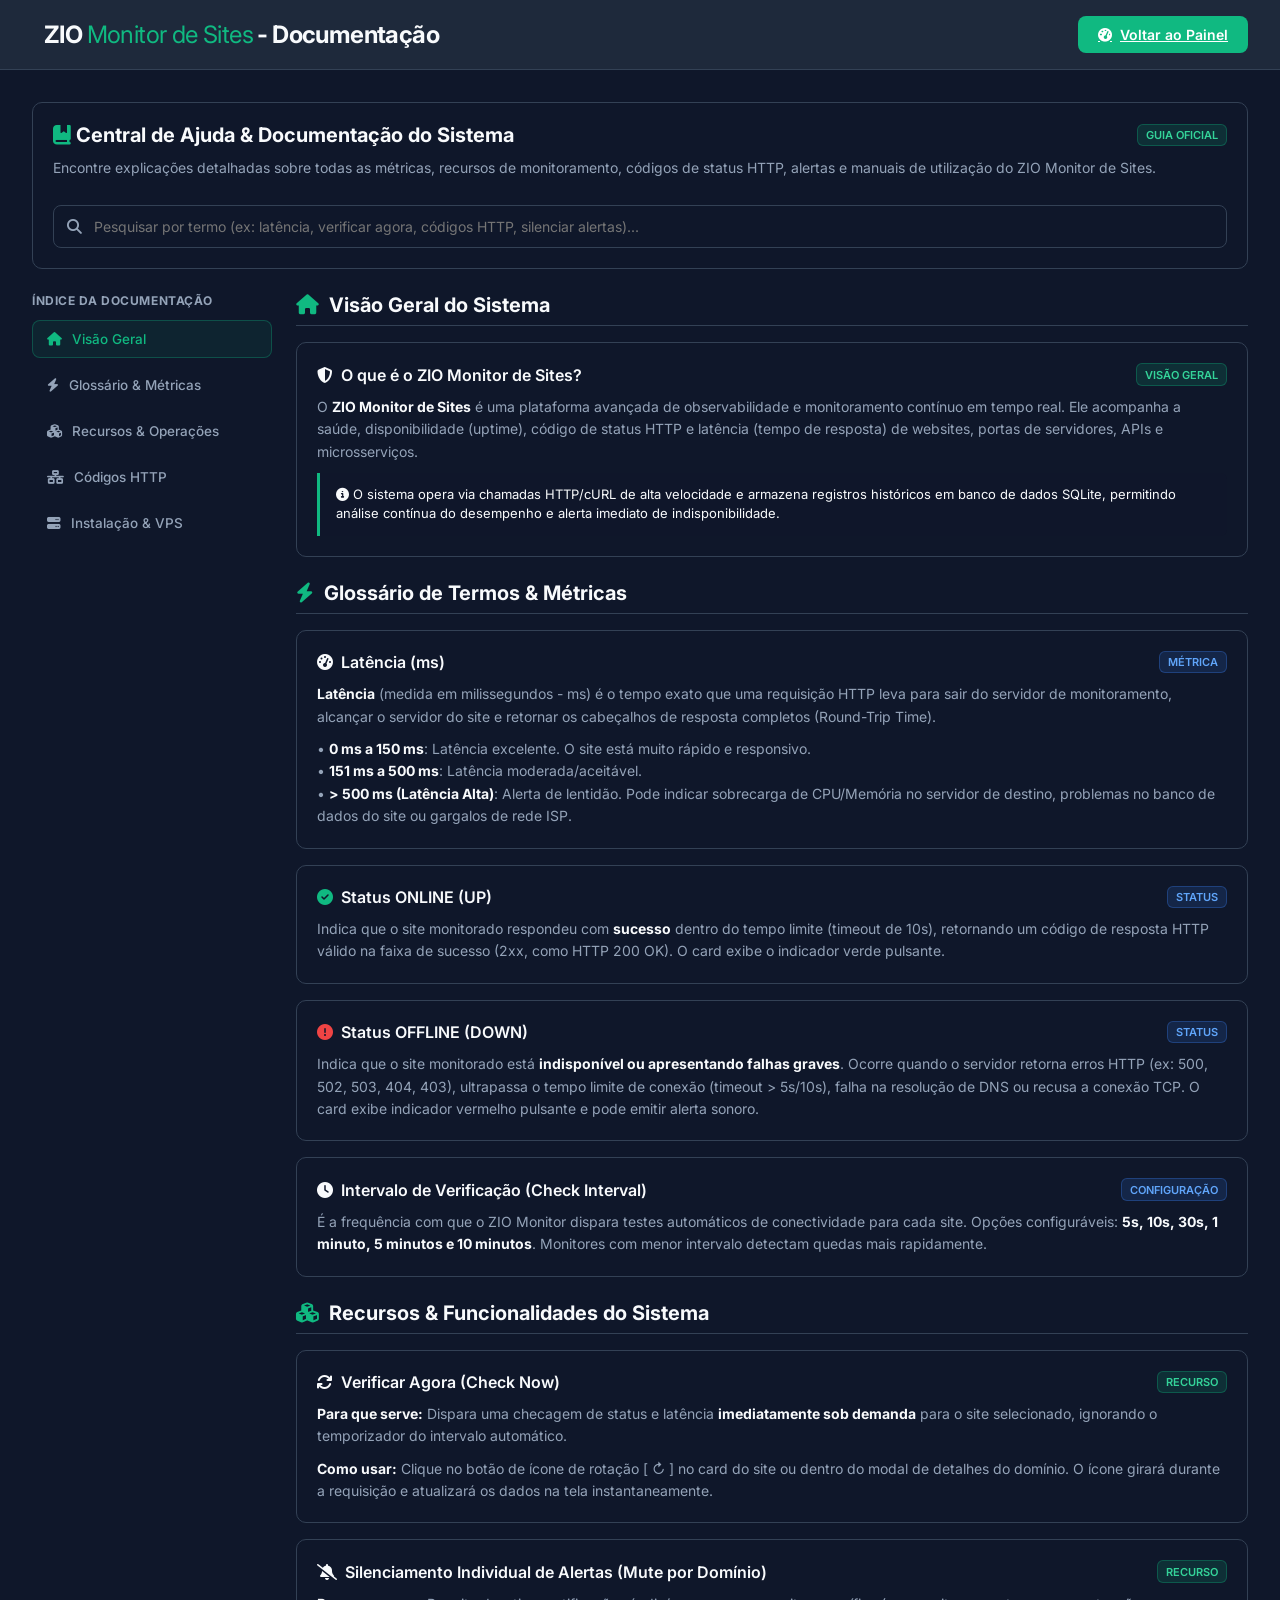
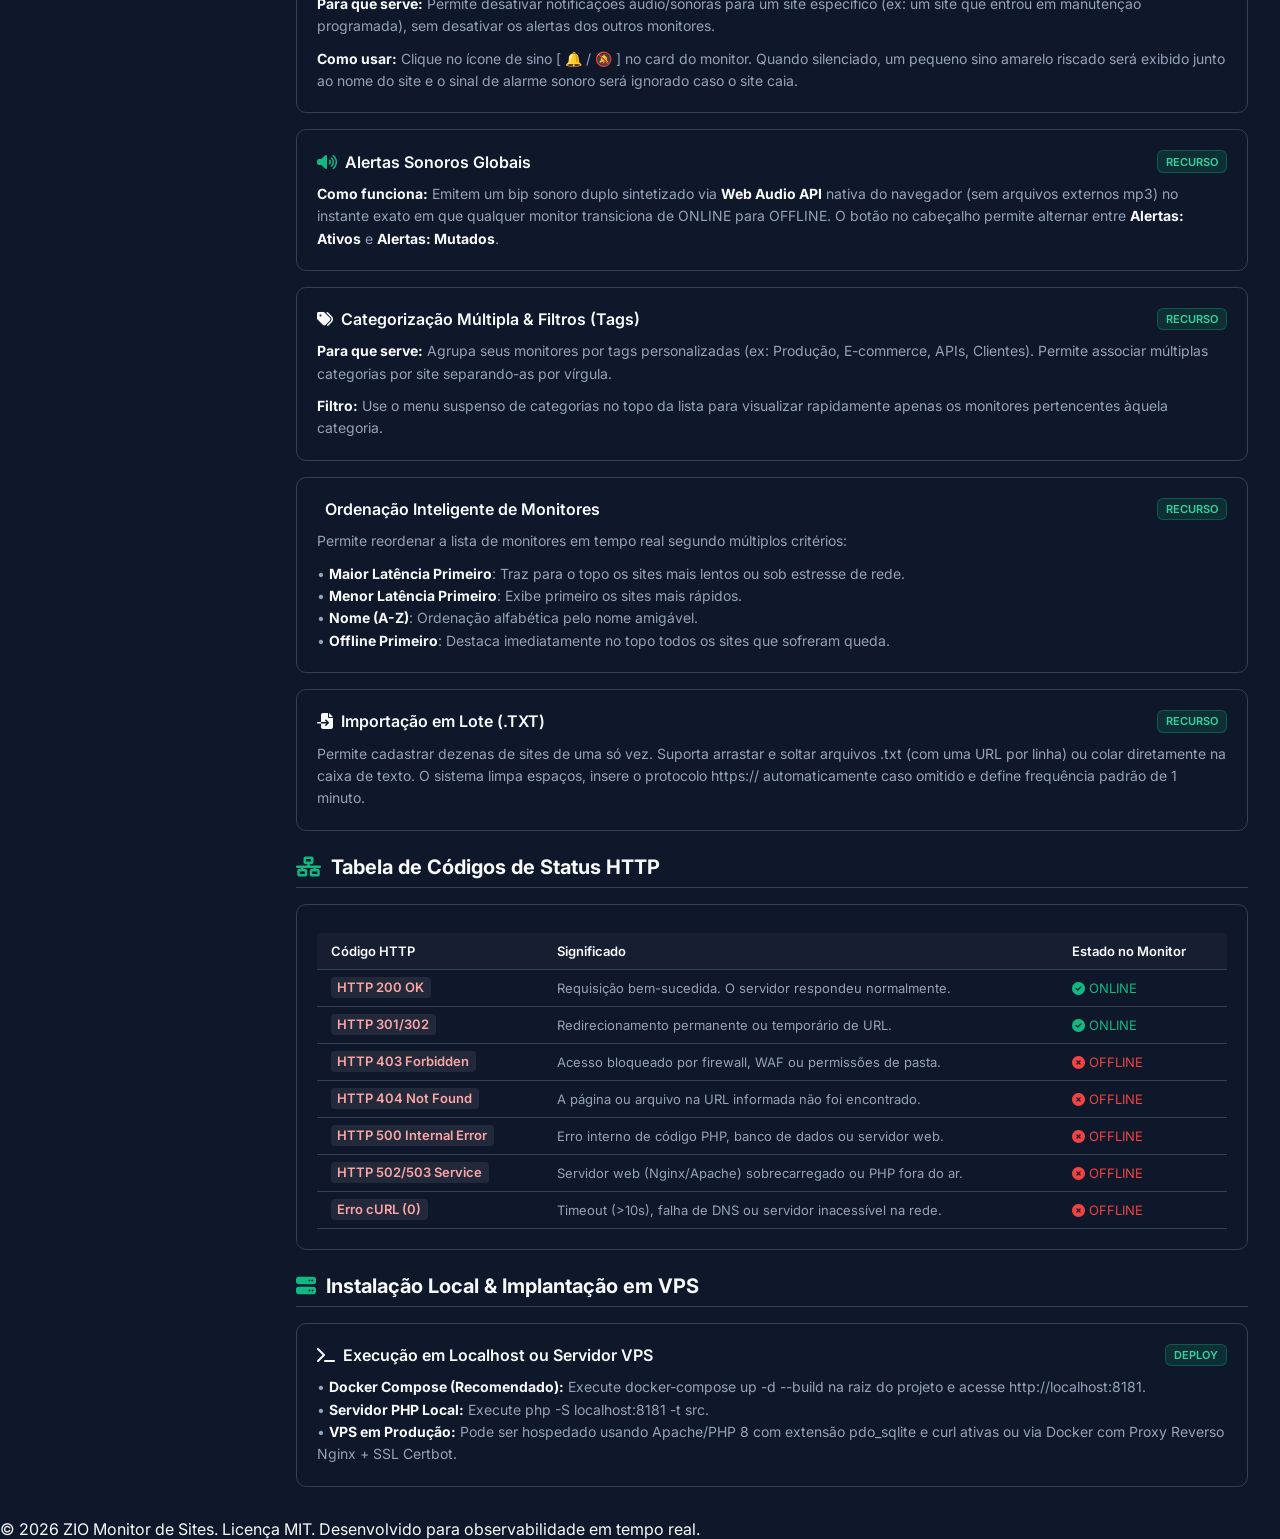
<file: src/docs.html>
<!DOCTYPE html>
<html lang="pt-BR">
<head>
    <meta charset="UTF-8">
    <meta name="viewport" content="width=device-width, initial-scale=1.0">
    <title>Documentação | ZIO Monitor de Sites</title>
    <!-- Google Fonts (Inter) -->
    <link rel="preconnect" href="https://fonts.googleapis.com">
    <link rel="preconnect" href="https://fonts.gstatic.com" crossorigin>
    <link href="https://fonts.googleapis.com/css2?family=Inter:wght@300;400;500;600;700&display=swap" rel="stylesheet">
    <!-- Font Awesome para Ícones -->
    <link rel="stylesheet" href="https://cdnjs.cloudflare.com/ajax/libs/font-awesome/6.4.0/css/all.min.css">
    <!-- CSS Customizado -->
    <link rel="stylesheet" href="assets/style.css">
</head>
<body>
    <header class="navbar">
        <div class="nav-container">
            <div class="logo">
                <i class="fa-solid fa-server-pulse logo-icon"></i>
                <h1>ZIO <span>Monitor de Sites</span> - Documentação</h1>
            </div>
            <div class="nav-actions">
                <a href="index.html" class="btn btn-primary">
                    <i class="fa-solid fa-gauge-high"></i> Voltar ao Painel
                </a>
            </div>
        </div>
    </header>

    <main class="dashboard-container">
        <div class="doc-card" style="margin-bottom: 1.5rem;">
            <div class="doc-card-header">
                <h2 style="font-size: 1.25rem; font-weight: 700;"><i class="fa-solid fa-book-bookmark text-green"></i> Central de Ajuda & Documentação do Sistema</h2>
                <span class="doc-badge badge-feature">Guia Oficial</span>
            </div>
            <p class="doc-card-text">
                Encontre explicações detalhadas sobre todas as métricas, recursos de monitoramento, códigos de status HTTP, alertas e manuais de utilização do ZIO Monitor de Sites.
            </p>

            <!-- Barra de Busca em Tempo Real -->
            <div class="docs-search-group" style="margin-top: 1rem;">
                <i class="fa-solid fa-magnifying-glass docs-search-icon"></i>
                <input type="text" id="standalone-search-input" class="docs-search-input" placeholder="Pesquisar por termo (ex: latência, verificar agora, códigos HTTP, silenciar alertas)..." autocomplete="off">
            </div>
        </div>

        <div class="docs-layout" style="max-height: none; overflow: visible;">
            <!-- Sidebar de Navegação Rápida -->
            <nav class="docs-sidebar">
                <span class="docs-sidebar-title">Índice da Documentação</span>
                <a href="#doc-overview" class="docs-nav-link active"><i class="fa-solid fa-house"></i> Visão Geral</a>
                <a href="#doc-concepts" class="docs-nav-link"><i class="fa-solid fa-bolt"></i> Glossário & Métricas</a>
                <a href="#doc-features" class="docs-nav-link"><i class="fa-solid fa-cubes"></i> Recursos & Operações</a>
                <a href="#doc-http" class="docs-nav-link"><i class="fa-solid fa-network-wired"></i> Códigos HTTP</a>
                <a href="#doc-install" class="docs-nav-link"><i class="fa-solid fa-server"></i> Instalação & VPS</a>
            </nav>

            <!-- Conteúdo Principal -->
            <div class="docs-content-body" id="standalone-docs-content">
                <!-- Seção 1: Visão Geral -->
                <section id="doc-overview" class="docs-section">
                    <h3 class="docs-section-title"><i class="fa-solid fa-house"></i> Visão Geral do Sistema</h3>
                    <div class="doc-card" data-keywords="visao geral sistema uptime observabilidade tempo real dashboard">
                        <div class="doc-card-header">
                            <h4 class="doc-card-title"><i class="fa-solid fa-shield-halved"></i> O que é o ZIO Monitor de Sites?</h4>
                            <span class="doc-badge badge-feature">Visão Geral</span>
                        </div>
                        <p class="doc-card-text">
                            O <strong>ZIO Monitor de Sites</strong> é uma plataforma avançada de observabilidade e monitoramento contínuo em tempo real. Ele acompanha a saúde, disponibilidade (uptime), código de status HTTP e latência (tempo de resposta) de websites, portas de servidores, APIs e microsserviços.
                        </p>
                        <div class="doc-highlight">
                            <i class="fa-solid fa-circle-info"></i> O sistema opera via chamadas HTTP/cURL de alta velocidade e armazena registros históricos em banco de dados SQLite, permitindo análise contínua do desempenho e alerta imediato de indisponibilidade.
                        </div>
                    </div>
                </section>

                <!-- Seção 2: Glossário & Métricas -->
                <section id="doc-concepts" class="docs-section">
                    <h3 class="docs-section-title"><i class="fa-solid fa-bolt"></i> Glossário de Termos & Métricas</h3>
                    
                    <div class="doc-card" data-keywords="latencia milissegundos tempo de resposta ms velocidade ping conexao curl">
                        <div class="doc-card-header">
                            <h4 class="doc-card-title"><i class="fa-solid fa-gauge-high text-yellow"></i> Latência (ms)</h4>
                            <span class="doc-badge badge-concept">Métrica</span>
                        </div>
                        <p class="doc-card-text">
                            <strong>Latência</strong> (medida em milissegundos - <code>ms</code>) é o tempo exato que uma requisição HTTP leva para sair do servidor de monitoramento, alcançar o servidor do site e retornar os cabeçalhos de resposta completos (Round-Trip Time).
                        </p>
                        <p class="doc-card-text">
                            • <strong>0 ms a 150 ms</strong>: Latência excelente. O site está muito rápido e responsivo.<br>
                            • <strong>151 ms a 500 ms</strong>: Latência moderada/aceitável.<br>
                            • <strong>> 500 ms (Latência Alta)</strong>: Alerta de lentidão. Pode indicar sobrecarga de CPU/Memória no servidor de destino, problemas no banco de dados do site ou gargalos de rede ISP.
                        </p>
                    </div>

                    <div class="doc-card" data-keywords="status online up verde disponibilidade funcionamento ok 200">
                        <div class="doc-card-header">
                            <h4 class="doc-card-title"><i class="fa-solid fa-circle-check text-green"></i> Status ONLINE (UP)</h4>
                            <span class="doc-badge badge-concept">Status</span>
                        </div>
                        <p class="doc-card-text">
                            Indica que o site monitorado respondeu com <strong>sucesso</strong> dentro do tempo limite (timeout de 10s), retornando um código de resposta HTTP válido na faixa de sucesso (2xx, como HTTP 200 OK). O card exibe o indicador verde pulsante.
                        </p>
                    </div>

                    <div class="doc-card" data-keywords="status offline down vermelho queda erro timeout inoperante falha 500 404">
                        <div class="doc-card-header">
                            <h4 class="doc-card-title"><i class="fa-solid fa-circle-exclamation text-red"></i> Status OFFLINE (DOWN)</h4>
                            <span class="doc-badge badge-concept">Status</span>
                        </div>
                        <p class="doc-card-text">
                            Indica que o site monitorado está <strong>indisponível ou apresentando falhas graves</strong>. Ocorre quando o servidor retorna erros HTTP (ex: 500, 502, 503, 404, 403), ultrapassa o tempo limite de conexão (timeout > 5s/10s), falha na resolução de DNS ou recusa a conexão TCP. O card exibe indicador vermelho pulsante e pode emitir alerta sonoro.
                        </p>
                    </div>

                    <div class="doc-card" data-keywords="intervalo checagem frequencia segundos minutos verificacao automatica timer">
                        <div class="doc-card-header">
                            <h4 class="doc-card-title"><i class="fa-solid fa-clock"></i> Intervalo de Verificação (Check Interval)</h4>
                            <span class="doc-badge badge-concept">Configuração</span>
                        </div>
                        <p class="doc-card-text">
                            É a frequência com que o ZIO Monitor dispara testes automáticos de conectividade para cada site. Opções configuráveis: <strong>5s, 10s, 30s, 1 minuto, 5 minutos e 10 minutos</strong>. Monitores com menor intervalo detectam quedas mais rapidamente.
                        </p>
                    </div>
                </section>

                <!-- Seção 3: Recursos do Sistema -->
                <section id="doc-features" class="docs-section">
                    <h3 class="docs-section-title"><i class="fa-solid fa-cubes"></i> Recursos & Funcionalidades do Sistema</h3>

                    <div class="doc-card" data-keywords="verificar agora check now manual teste imediato sob demanda checagem instantanea">
                        <div class="doc-card-header">
                            <h4 class="doc-card-title"><i class="fa-solid fa-arrows-rotate text-blue"></i> Verificar Agora (Check Now)</h4>
                            <span class="doc-badge badge-feature">Recurso</span>
                        </div>
                        <p class="doc-card-text">
                            <strong>Para que serve:</strong> Dispara uma checagem de status e latência <strong>imediatamente sob demanda</strong> para o site selecionado, ignorando o temporizador do intervalo automático.
                        </p>
                        <p class="doc-card-text">
                            <strong>Como usar:</strong> Clique no botão de ícone de rotação <code>[ ↻ ]</code> no card do site ou dentro do modal de detalhes do domínio. O ícone girará durante a requisição e atualizará os dados na tela instantaneamente.
                        </p>
                    </div>

                    <div class="doc-card" data-keywords="silenciar mutar alertas por dominio som sino notificacao som individual manutencao">
                        <div class="doc-card-header">
                            <h4 class="doc-card-title"><i class="fa-solid fa-bell-slash text-yellow"></i> Silenciamento Individual de Alertas (Mute por Domínio)</h4>
                            <span class="doc-badge badge-feature">Recurso</span>
                        </div>
                        <p class="doc-card-text">
                            <strong>Para que serve:</strong> Permite desativar notificações áudio/sonoras para um site específico (ex: um site que entrou em manutenção programada), sem desativar os alertas dos outros monitores.
                        </p>
                        <p class="doc-card-text">
                            <strong>Como usar:</strong> Clique no ícone de sino <code>[ 🔔 / 🔕 ]</code> no card do monitor. Quando silenciado, um pequeno sino amarelo riscado será exibido junto ao nome do site e o sinal de alarme sonoro será ignorado caso o site caia.
                        </p>
                    </div>

                    <div class="doc-card" data-keywords="alertas sonoros som audio bip bip web audio api topo aviso notificacao">
                        <div class="doc-card-header">
                            <h4 class="doc-card-title"><i class="fa-solid fa-volume-high text-green"></i> Alertas Sonoros Globais</h4>
                            <span class="doc-badge badge-feature">Recurso</span>
                        </div>
                        <p class="doc-card-text">
                            <strong>Como funciona:</strong> Emitem um bip sonoro duplo sintetizado via <strong>Web Audio API</strong> nativa do navegador (sem arquivos externos mp3) no instante exato em que qualquer monitor transiciona de ONLINE para OFFLINE. O botão no cabeçalho permite alternar entre <strong>Alertas: Ativos</strong> e <strong>Alertas: Mutados</strong>.
                        </p>
                    </div>

                    <div class="doc-card" data-keywords="categorias tags filtro organizacao grupos producao ecommerce clientes">
                        <div class="doc-card-header">
                            <h4 class="doc-card-title"><i class="fa-solid fa-tags text-blue"></i> Categorização Múltipla & Filtros (Tags)</h4>
                            <span class="doc-badge badge-feature">Recurso</span>
                        </div>
                        <p class="doc-card-text">
                            <strong>Para que serve:</strong> Agrupa seus monitores por tags personalizadas (ex: <code>Produção, E-commerce, APIs, Clientes</code>). Permite associar múltiplas categorias por site separando-as por vírgula.
                        </p>
                        <p class="doc-card-text">
                            <strong>Filtro:</strong> Use o menu suspenso de categorias no topo da lista para visualizar rapidamente apenas os monitores pertencentes àquela categoria.
                        </p>
                    </div>

                    <div class="doc-card" data-keywords="ordenacao maior latencia menor latencia nome a-z offline primeiro ordem lista">
                        <div class="doc-card-header">
                            <h4 class="doc-card-title"><i class="fa-solid fa-arrow-down-up-rotate"></i> Ordenação Inteligente de Monitores</h4>
                            <span class="doc-badge badge-feature">Recurso</span>
                        </div>
                        <p class="doc-card-text">
                            Permite reordenar a lista de monitores em tempo real segundo múltiplos critérios:
                        </p>
                        <p class="doc-card-text">
                            • <strong>Maior Latência Primeiro</strong>: Traz para o topo os sites mais lentos ou sob estresse de rede.<br>
                            • <strong>Menor Latência Primeiro</strong>: Exibe primeiro os sites mais rápidos.<br>
                            • <strong>Nome (A-Z)</strong>: Ordenação alfabética pelo nome amigável.<br>
                            • <strong>Offline Primeiro</strong>: Destaca imediatamente no topo todos os sites que sofreram queda.
                        </p>
                    </div>

                    <div class="doc-card" data-keywords="importacao lote txt drag drop arrastar soltar importar arquivo lista url">
                        <div class="doc-card-header">
                            <h4 class="doc-card-title"><i class="fa-solid fa-file-import"></i> Importação em Lote (.TXT)</h4>
                            <span class="doc-badge badge-feature">Recurso</span>
                        </div>
                        <p class="doc-card-text">
                            Permite cadastrar dezenas de sites de uma só vez. Suporta arrastar e soltar arquivos <code>.txt</code> (com uma URL por linha) ou colar diretamente na caixa de texto. O sistema limpa espaços, insere o protocolo <code>https://</code> automaticamente caso omitido e define frequência padrão de 1 minuto.
                        </p>
                    </div>
                </section>

                <!-- Seção 4: Códigos HTTP -->
                <section id="doc-http" class="docs-section">
                    <h3 class="docs-section-title"><i class="fa-solid fa-network-wired"></i> Tabela de Códigos de Status HTTP</h3>
                    <div class="doc-card" data-keywords="codigos http status 200 301 403 404 500 502 503 gateway timeout erro">
                        <table class="docs-table">
                            <thead>
                                <tr>
                                    <th>Código HTTP</th>
                                    <th>Significado</th>
                                    <th>Estado no Monitor</th>
                                </tr>
                            </thead>
                            <tbody>
                                <tr>
                                    <td><code>HTTP 200 OK</code></td>
                                    <td>Requisição bem-sucedida. O servidor respondeu normalmente.</td>
                                    <td><span class="text-green"><i class="fa-solid fa-circle-check"></i> ONLINE</span></td>
                                </tr>
                                <tr>
                                    <td><code>HTTP 301/302</code></td>
                                    <td>Redirecionamento permanente ou temporário de URL.</td>
                                    <td><span class="text-green"><i class="fa-solid fa-circle-check"></i> ONLINE</span></td>
                                </tr>
                                <tr>
                                    <td><code>HTTP 403 Forbidden</code></td>
                                    <td>Acesso bloqueado por firewall, WAF ou permissões de pasta.</td>
                                    <td><span class="text-red"><i class="fa-solid fa-circle-xmark"></i> OFFLINE</span></td>
                                </tr>
                                <tr>
                                    <td><code>HTTP 404 Not Found</code></td>
                                    <td>A página ou arquivo na URL informada não foi encontrado.</td>
                                    <td><span class="text-red"><i class="fa-solid fa-circle-xmark"></i> OFFLINE</span></td>
                                </tr>
                                <tr>
                                    <td><code>HTTP 500 Internal Error</code></td>
                                    <td>Erro interno de código PHP, banco de dados ou servidor web.</td>
                                    <td><span class="text-red"><i class="fa-solid fa-circle-xmark"></i> OFFLINE</span></td>
                                </tr>
                                <tr>
                                    <td><code>HTTP 502/503 Service</code></td>
                                    <td>Servidor web (Nginx/Apache) sobrecarregado ou PHP fora do ar.</td>
                                    <td><span class="text-red"><i class="fa-solid fa-circle-xmark"></i> OFFLINE</span></td>
                                </tr>
                                <tr>
                                    <td><code>Erro cURL (0)</code></td>
                                    <td>Timeout (>10s), falha de DNS ou servidor inacessível na rede.</td>
                                    <td><span class="text-red"><i class="fa-solid fa-circle-xmark"></i> OFFLINE</span></td>
                                </tr>
                            </tbody>
                        </table>
                    </div>
                </section>

                <!-- Seção 5: Instalação & VPS -->
                <section id="doc-install" class="docs-section">
                    <h3 class="docs-section-title"><i class="fa-solid fa-server"></i> Instalação Local & Implantação em VPS</h3>
                    <div class="doc-card" data-keywords="instalacao docker compose php vps nginx apache servidor localhost">
                        <div class="doc-card-header">
                            <h4 class="doc-card-title"><i class="fa-solid fa-terminal"></i> Execução em Localhost ou Servidor VPS</h4>
                            <span class="doc-badge badge-feature">Deploy</span>
                        </div>
                        <p class="doc-card-text">
                            • <strong>Docker Compose (Recomendado):</strong> Execute <code>docker-compose up -d --build</code> na raiz do projeto e acesse <code>http://localhost:8181</code>.<br>
                            • <strong>Servidor PHP Local:</strong> Execute <code>php -S localhost:8181 -t src</code>.<br>
                            • <strong>VPS em Produção:</strong> Pode ser hospedado usando Apache/PHP 8 com extensão <code>pdo_sqlite</code> e <code>curl</code> ativas ou via Docker com Proxy Reverso Nginx + SSL Certbot.
                        </p>
                    </div>
                </section>

                <!-- Estado Vazio para Busca Sem Resultados -->
                <div id="standalone-empty-state" class="docs-empty-state hidden">
                    <i class="fa-solid fa-circle-question"></i>
                    <p>Nenhum tópico ou recurso encontrado para a pesquisa.</p>
                    <small>Tente buscar por termos como: <strong>latência</strong>, <strong>verificar agora</strong>, <strong>alertas</strong> ou <strong>HTTP</strong>.</small>
                </div>
            </div>
        </div>
    </main>

    <footer class="footer">
        <p>&copy; 2026 ZIO Monitor de Sites. Licença MIT. Desenvolvido para observabilidade em tempo real.</p>
    </footer>

    <script>
        document.addEventListener('DOMContentLoaded', () => {
            const searchInput = document.getElementById('standalone-search-input');
            const docCards = document.querySelectorAll('#standalone-docs-content .doc-card');
            const emptyState = document.getElementById('standalone-empty-state');

            if (searchInput) {
                searchInput.addEventListener('input', (e) => {
                    const query = e.target.value.toLowerCase().trim();
                    let visibleCount = 0;

                    docCards.forEach(card => {
                        const keywords = (card.dataset.keywords || '').toLowerCase();
                        const text = card.textContent.toLowerCase();
                        
                        if (!query || keywords.includes(query) || text.includes(query)) {
                            card.style.display = '';
                            visibleCount++;
                        } else {
                            card.style.display = 'none';
                        }
                    });

                    if (emptyState) {
                        if (visibleCount === 0) emptyState.classList.remove('hidden');
                        else emptyState.classList.add('hidden');
                    }
                });
            }
        });
    </script>
</body>
</html>
</file>
<file: src/assets/style.css>
/* Cores Globais e Variáveis */
:root {
    --bg-dark: #0f172a;       /* Slate 900 */
    --bg-card: #1e293b;       /* Slate 800 */
    --bg-border: #334155;     /* Slate 700 */
    --text-main: #f8fafc;     /* Slate 50 */
    --text-muted: #94a3b8;    /* Slate 400 */
    
    --color-primary: #10b981; /* Emerald 500 */
    --color-primary-hover: #059669; /* Emerald 600 */
    --color-secondary: #475569; /* Slate 600 */
    --color-secondary-hover: #334155; /* Slate 700 */
    
    --color-blue: #3b82f6;    /* Blue 500 */
    --color-green: #10b981;   /* Emerald 500 */
    --color-red: #ef4444;     /* Red 500 */
    --color-yellow: #f59e0b;  /* Amber 500 */
    --color-gray: #64748b;    /* Slate 500 */
    
    --font-family: 'Inter', sans-serif;
    --transition: all 0.25s ease-in-out;
    --border-radius: 12px;
}

/* Reset Geral */
* {
    margin: 0;
    padding: 0;
    box-sizing: border-box;
    font-family: var(--font-family);
}

body {
    background-color: var(--bg-dark);
    color: var(--text-main);
    min-height: 100vh;
    display: flex;
    flex-direction: column;
}

/* Scrollbar Customizada */
::-webkit-scrollbar {
    width: 8px;
    height: 8px;
}
::-webkit-scrollbar-track {
    background: var(--bg-dark);
}
::-webkit-scrollbar-thumb {
    background: var(--bg-border);
    border-radius: 4px;
}
::-webkit-scrollbar-thumb:hover {
    background: var(--text-muted);
}

/* Header & Navbar */
.navbar {
    background-color: var(--bg-card);
    border-bottom: 1px solid var(--bg-border);
    padding: 1rem 2rem;
    position: sticky;
    top: 0;
    z-index: 50;
}

.nav-container {
    max-width: 1400px;
    margin: 0 auto;
    display: flex;
    justify-content: space-between;
    align-items: center;
}

.logo {
    display: flex;
    align-items: center;
    gap: 0.75rem;
}

.logo-icon {
    font-size: 1.75rem;
    color: var(--color-primary);
    animation: pulse-glow 2s infinite alternate;
}

.logo h1 {
    font-size: 1.5rem;
    font-weight: 700;
    letter-spacing: -0.025em;
}

.logo h1 span {
    color: var(--color-primary);
    font-weight: 400;
}

.nav-actions {
    display: flex;
    gap: 1rem;
    align-items: center;
}

/* Botões */
.btn {
    display: inline-flex;
    align-items: center;
    gap: 0.5rem;
    padding: 0.625rem 1.25rem;
    font-size: 0.875rem;
    font-weight: 600;
    border-radius: 8px;
    border: none;
    cursor: pointer;
    transition: var(--transition);
}

.btn-primary {
    background-color: var(--color-primary);
    color: #ffffff;
}

.btn-primary:hover {
    background-color: var(--color-primary-hover);
    transform: translateY(-1px);
}

.btn-secondary {
    background-color: var(--color-secondary);
    color: var(--text-main);
    border: 1px solid var(--bg-border);
}

.btn-secondary:hover {
    background-color: var(--color-secondary-hover);
}

.btn-secondary.muted {
    background-color: #3f1e1e;
    color: #fca5a5;
    border-color: #7f1d1d;
}

.btn-secondary.muted:hover {
    background-color: #7f1d1d;
}

.btn-icon {
    padding: 0.5rem;
    font-size: 0.875rem;
    border-radius: 6px;
    border: 1px solid var(--bg-border);
    background-color: transparent;
    color: var(--text-muted);
    cursor: pointer;
    transition: var(--transition);
}

.btn-icon:hover {
    color: var(--text-main);
    background-color: var(--bg-border);
}

.btn-icon.delete:hover {
    color: var(--color-red);
    background-color: rgba(239, 68, 68, 0.15);
    border-color: rgba(239, 68, 68, 0.3);
}

.btn-icon.mute-toggle:hover {
    color: var(--color-yellow);
    background-color: rgba(245, 158, 11, 0.15);
    border-color: rgba(245, 158, 11, 0.3);
}

.btn-icon.mute-toggle.muted {
    color: var(--color-yellow);
    border-color: rgba(245, 158, 11, 0.4);
    background-color: rgba(245, 158, 11, 0.1);
}

.btn-icon.mute-toggle.muted:hover {
    color: var(--color-primary);
    background-color: rgba(16, 185, 129, 0.15);
}

.btn-icon.check-now:hover {
    color: var(--color-blue);
    background-color: rgba(59, 130, 246, 0.15);
    border-color: rgba(59, 130, 246, 0.3);
}

.btn-icon.edit:hover {
    color: var(--color-blue);
    background-color: rgba(59, 130, 246, 0.15);
    border-color: rgba(59, 130, 246, 0.3);
}

.muted-icon {
    font-size: 0.75rem;
    color: var(--color-yellow);
}

/* Dashboard Container */
.dashboard-container {
    max-width: 1400px;
    width: 100%;
    margin: 0 auto;
    padding: 2rem;
    flex-grow: 1;
}

/* Seção de Estatísticas */
.stats-grid {
    display: grid;
    grid-template-columns: repeat(auto-fit, minmax(240px, 1fr));
    gap: 1.5rem;
    margin-bottom: 2rem;
}

.stat-card {
    background-color: var(--bg-card);
    border: 1px solid var(--bg-border);
    border-radius: var(--border-radius);
    padding: 1.25rem 1.5rem;
    display: flex;
    align-items: center;
    gap: 1.25rem;
}

.stat-icon {
    width: 48px;
    height: 48px;
    border-radius: 10px;
    display: flex;
    align-items: center;
    justify-content: center;
    font-size: 1.5rem;
}

.bg-blue { background-color: rgba(59, 130, 246, 0.15); color: var(--color-blue); }
.bg-green { background-color: rgba(16, 185, 129, 0.15); color: var(--color-green); }
.bg-red { background-color: rgba(239, 68, 68, 0.15); color: var(--color-red); }
.bg-yellow { background-color: rgba(245, 158, 11, 0.15); color: var(--color-yellow); }

.stat-info {
    display: flex;
    flex-direction: column;
}

.stat-label {
    font-size: 0.8125rem;
    color: var(--text-muted);
    font-weight: 500;
}

.stat-value {
    font-size: 1.5rem;
    font-weight: 700;
    margin-top: 0.125rem;
}

.text-green { color: var(--color-green); }
.text-red { color: var(--color-red); }

/* Layout da Dashboard e Transição do Gráfico */
.dashboard-content {
    display: flex;
    flex-direction: column;
    gap: 1.5rem;
    align-items: stretch;
    transition: var(--transition);
}

.dashboard-content.has-chart {
    display: grid;
    grid-template-columns: 1.1fr 1.2fr;
    gap: 1.5rem;
    align-items: start;
}

@media (max-width: 1024px) {
    .dashboard-content.has-chart {
        grid-template-columns: 1fr;
    }
}

/* Seções */
.monitors-section, .chart-section {
    display: flex;
    flex-direction: column;
    gap: 1rem;
    width: 100%;
}

.section-header {
    display: flex;
    justify-content: space-between;
    align-items: center;
    flex-wrap: wrap;
    gap: 0.75rem;
    padding-bottom: 0.25rem;
}

.section-header h2 {
    font-size: 1.125rem;
    font-weight: 600;
    display: flex;
    align-items: center;
    gap: 0.5rem;
    color: var(--text-main);
}

.header-controls {
    display: flex;
    align-items: center;
    gap: 0.75rem;
    flex-wrap: wrap;
}

.control-select-group, .control-input-group {
    position: relative;
    display: flex;
    align-items: center;
}

.control-icon {
    position: absolute;
    left: 0.625rem;
    font-size: 0.75rem;
    color: var(--text-muted);
    pointer-events: none;
}

.control-select, .control-input {
    background-color: var(--bg-card);
    border: 1px solid var(--bg-border);
    border-radius: 6px;
    padding: 0.4rem 0.625rem 0.4rem 1.85rem;
    font-size: 0.8125rem;
    color: var(--text-main);
    outline: none;
    transition: var(--transition);
}

.control-input {
    width: 210px;
}

.control-select {
    cursor: pointer;
}

.control-select:hover, .control-select:focus,
.control-input:hover, .control-input:focus {
    border-color: var(--color-blue);
    box-shadow: 0 0 0 2px rgba(59, 130, 246, 0.15);
}

/* Badges de Categoria */
.card-categories {
    display: flex;
    flex-wrap: wrap;
    gap: 0.35rem;
    margin-top: 0.25rem;
    margin-bottom: 0.25rem;
}

.category-badge {
    display: inline-flex;
    align-items: center;
    gap: 0.25rem;
    padding: 0.15rem 0.5rem;
    font-size: 0.7rem;
    font-weight: 500;
    border-radius: 12px;
    background-color: rgba(59, 130, 246, 0.12);
    color: #60a5fa;
    border: 1px solid rgba(59, 130, 246, 0.25);
}

.full-width-detail {
    grid-column: 1 / -1;
}

.modal-categories-tags {
    display: flex;
    flex-wrap: wrap;
    gap: 0.5rem;
    margin-top: 0.35rem;
}

.update-indicator {
    font-size: 0.8125rem;
    color: var(--color-primary);
    display: flex;
    align-items: center;
    gap: 0.35rem;
}

/* Lista de Monitores em 2 Colunas */
.monitors-list {
    display: grid;
    grid-template-columns: repeat(2, 1fr);
    gap: 1rem;
    max-height: 650px;
    overflow-y: auto;
    padding-right: 0.25rem;
}

@media (max-width: 640px) {
    .monitors-list {
        grid-template-columns: 1fr;
    }
}

/* Monitor Card */
.monitor-card {
    background-color: var(--bg-card);
    border: 1px solid var(--bg-border);
    border-radius: var(--border-radius);
    padding: 1rem 1.25rem;
    display: flex;
    justify-content: space-between;
    align-items: center;
    cursor: pointer;
    transition: var(--transition);
}

.monitor-card:hover {
    border-color: #4b5563; /* Gray 600 */
    transform: translateX(3px);
}

.monitor-card.active {
    border-color: var(--color-primary);
    background-color: rgba(16, 185, 129, 0.03);
}

.monitor-meta {
    display: flex;
    align-items: center;
    gap: 1rem;
    flex-grow: 1;
    min-width: 0;
}

/* Status Badge & Indicator */
.status-indicator {
    width: 12px;
    height: 12px;
    border-radius: 50%;
    flex-shrink: 0;
}

.status-indicator.up {
    background-color: var(--color-green);
    box-shadow: 0 0 8px var(--color-green);
    animation: status-pulse-green 1.5s infinite;
}

.status-indicator.down {
    background-color: var(--color-red);
    box-shadow: 0 0 8px var(--color-red);
    animation: status-pulse-red 1.5s infinite;
}

.status-indicator.unknown {
    background-color: var(--color-gray);
}

.monitor-details {
    display: flex;
    flex-direction: column;
    min-width: 0;
}

.monitor-name-row {
    display: flex;
    align-items: center;
    gap: 0.5rem;
}

.monitor-name {
    font-weight: 600;
    font-size: 0.9375rem;
    white-space: nowrap;
    overflow: hidden;
    text-overflow: ellipsis;
}

.monitor-interval-tag {
    font-size: 0.6875rem;
    background-color: rgba(255, 255, 255, 0.08);
    color: var(--text-muted);
    padding: 0.125rem 0.375rem;
    border-radius: 4px;
    font-weight: 500;
}

.monitor-url-text {
    font-size: 0.75rem;
    color: var(--text-muted);
    white-space: nowrap;
    overflow: hidden;
    text-overflow: ellipsis;
    margin-top: 0.125rem;
}

.monitor-stats-row {
    display: flex;
    gap: 0.75rem;
    font-size: 0.75rem;
    color: var(--text-muted);
    margin-top: 0.25rem;
}

.monitor-stats-row span i {
    margin-right: 0.25rem;
}

.latency-highlight {
    color: var(--color-yellow);
    font-weight: 500;
}

.monitor-actions {
    display: flex;
    gap: 0.5rem;
    flex-shrink: 0;
}

/* Empty State */
.empty-state {
    text-align: center;
    padding: 3rem 1.5rem;
    background-color: var(--bg-card);
    border: 1px dashed var(--bg-border);
    border-radius: var(--border-radius);
    display: flex;
    flex-direction: column;
    align-items: center;
    gap: 1rem;
}

.empty-icon {
    font-size: 2.5rem;
    color: var(--text-muted);
}

.empty-state p {
    color: var(--text-muted);
    font-size: 0.875rem;
    max-width: 250px;
    margin-bottom: 0.5rem;
}

/* Seção do Gráfico */
.chart-card {
    background-color: var(--bg-card);
    border: 1px solid var(--bg-border);
    border-radius: var(--border-radius);
    min-height: 450px;
    display: flex;
    flex-direction: column;
    padding: 1.5rem;
}

.chart-placeholder {
    margin: auto;
    text-align: center;
    max-width: 350px;
    display: flex;
    flex-direction: column;
    align-items: center;
    gap: 1rem;
}

.placeholder-icon {
    font-size: 3.5rem;
    color: var(--bg-border);
}

.chart-placeholder h3 {
    font-size: 1.125rem;
    font-weight: 600;
}

.chart-placeholder p {
    font-size: 0.875rem;
    color: var(--text-muted);
    line-height: 1.5;
}

.chart-container {
    display: flex;
    flex-direction: column;
    gap: 1.5rem;
    height: 100%;
}

.active-monitor-info {
    border-bottom: 1px solid var(--bg-border);
    padding-bottom: 1rem;
}

.active-monitor-info h3 {
    font-size: 1.25rem;
    font-weight: 700;
}

.canvas-wrapper {
    position: relative;
    height: 320px; /* Altura fixa definida para o gráfico */
    width: 100%;
    margin-top: 1rem;
}

.monitor-link {
    font-size: 0.8125rem;
    color: var(--color-primary);
    text-decoration: none;
    display: inline-flex;
    align-items: center;
    gap: 0.25rem;
    margin-top: 0.25rem;
    transition: var(--transition);
}

.monitor-link:hover {
    text-decoration: underline;
    color: var(--color-primary-hover);
}

/* Modais e Overlays */
.modal-overlay {
    position: fixed;
    top: 0;
    left: 0;
    right: 0;
    bottom: 0;
    background-color: rgba(15, 23, 42, 0.75); /* Slate 900 semi-transparente */
    backdrop-filter: blur(4px);
    display: flex;
    align-items: center;
    justify-content: center;
    z-index: 100;
    opacity: 1;
    transition: var(--transition);
}

.modal-overlay.hidden {
    opacity: 0;
    pointer-events: none;
}

.modal {
    background-color: var(--bg-card);
    border: 1px solid var(--bg-border);
    border-radius: var(--border-radius);
    width: 100%;
    max-width: 480px;
    padding: 1.5rem;
    box-shadow: 0 20px 25px -5px rgba(0, 0, 0, 0.3), 0 10px 10px -5px rgba(0, 0, 0, 0.2);
    transform: scale(1);
    transition: var(--transition);
}

.modal-overlay.hidden .modal {
    transform: scale(0.95);
}

.modal-header {
    display: flex;
    justify-content: space-between;
    align-items: center;
    border-bottom: 1px solid var(--bg-border);
    padding-bottom: 1rem;
    margin-bottom: 1.25rem;
}

.modal-header h3 {
    font-size: 1.125rem;
    font-weight: 600;
    display: flex;
    align-items: center;
    gap: 0.5rem;
}

.close-btn {
    background: none;
    border: none;
    color: var(--text-muted);
    font-size: 1.5rem;
    cursor: pointer;
    transition: var(--transition);
}

.close-btn:hover {
    color: var(--text-main);
}

.modal-form {
    display: flex;
    flex-direction: column;
    gap: 1.25rem;
}

.form-group {
    display: flex;
    flex-direction: column;
    gap: 0.5rem;
}

.form-group label {
    font-size: 0.8125rem;
    font-weight: 600;
    color: var(--text-main);
}

.form-group input, .form-group select {
    background-color: var(--bg-dark);
    border: 1px solid var(--bg-border);
    border-radius: 6px;
    padding: 0.625rem;
    color: var(--text-main);
    font-size: 0.875rem;
    outline: none;
    transition: var(--transition);
}

.form-group input:focus, .form-group select:focus {
    border-color: var(--color-primary);
    box-shadow: 0 0 0 2px rgba(16, 185, 129, 0.15);
}

.form-group small {
    font-size: 0.6875rem;
    color: var(--text-muted);
}

.form-group code {
    background-color: rgba(255, 255, 255, 0.05);
    padding: 0.05rem 0.25rem;
    border-radius: 3px;
    color: #fca5a5;
}

.modal-actions {
    display: flex;
    justify-content: flex-end;
    gap: 0.75rem;
    border-top: 1px solid var(--bg-border);
    padding-top: 1.25rem;
    margin-top: 0.25rem;
}

/* Modal Largo & Extra Largo */
.modal.modal-lg {
    max-width: 560px;
}

.modal.modal-xl {
    max-width: 780px;
}

.modal-header-title {
    display: flex;
    flex-direction: column;
    gap: 0.25rem;
}

.modal-body {
    display: flex;
    flex-direction: column;
    gap: 1.25rem;
    padding: 0.5rem 0;
}

/* Grid de Detalhes do Domínio no Modal */
.details-stats-grid {
    display: grid;
    grid-template-columns: repeat(auto-fit, minmax(160px, 1fr));
    gap: 1rem;
}

.detail-card {
    background-color: var(--bg-dark);
    border: 1px solid var(--bg-border);
    border-radius: 8px;
    padding: 0.875rem 1rem;
    display: flex;
    flex-direction: column;
    gap: 0.25rem;
}

.detail-label {
    font-size: 0.75rem;
    color: var(--text-muted);
    font-weight: 500;
}

.detail-value {
    font-size: 1.125rem;
    font-weight: 700;
    color: var(--text-main);
    display: flex;
    align-items: center;
    gap: 0.375rem;
}

.details-chart-wrapper {
    background-color: var(--bg-dark);
    border: 1px solid var(--bg-border);
    border-radius: 10px;
    padding: 1.25rem;
    display: flex;
    flex-direction: column;
    gap: 1rem;
}

.chart-header-row {
    display: flex;
    justify-content: space-between;
    align-items: center;
    flex-wrap: wrap;
    gap: 0.5rem;
}

.chart-header-row h4 {
    font-size: 0.9375rem;
    font-weight: 600;
    color: var(--text-main);
    display: flex;
    align-items: center;
    gap: 0.5rem;
}

.last-check-text {
    font-size: 0.75rem;
    color: var(--text-muted);
}

/* Área de Upload / Drag and Drop */
.file-drop-area {
    position: relative;
    border: 2px dashed var(--bg-border);
    border-radius: 8px;
    padding: 1.25rem 1rem;
    background-color: rgba(15, 23, 42, 0.5);
    display: flex;
    flex-direction: column;
    align-items: center;
    justify-content: center;
    gap: 0.5rem;
    text-align: center;
    transition: var(--transition);
    cursor: pointer;
}

.file-drop-area:hover, .file-drop-area.dragover {
    border-color: var(--color-primary);
    background-color: rgba(16, 185, 129, 0.05);
}

.file-input-hidden {
    position: absolute;
    top: 0;
    left: 0;
    width: 100%;
    height: 100%;
    opacity: 0;
    cursor: pointer;
}

.file-drop-icon {
    font-size: 2rem;
    color: var(--color-primary);
    margin-bottom: 0.25rem;
}

.file-drop-text {
    font-size: 0.875rem;
    color: var(--text-main);
    display: flex;
    flex-direction: column;
    gap: 0.25rem;
}

.file-drop-hint {
    font-size: 0.75rem;
    color: var(--text-muted);
}

.btn-text-link {
    background: none;
    border: none;
    color: var(--color-primary);
    font-weight: 600;
    text-decoration: underline;
    cursor: pointer;
    padding: 0;
    font-size: inherit;
}

.btn-text-link:hover {
    color: var(--color-primary-hover);
}

/* Status Badge de Arquivo Carregado */
.file-status-badge {
    display: flex;
    align-items: center;
    gap: 0.625rem;
    background-color: rgba(16, 185, 129, 0.12);
    border: 1px solid rgba(16, 185, 129, 0.3);
    color: var(--color-green);
    padding: 0.5rem 0.875rem;
    border-radius: 6px;
    font-size: 0.8125rem;
    margin-top: 0.5rem;
}

.file-status-badge i {
    font-size: 1rem;
}

.badge-count {
    background-color: var(--color-primary);
    color: #ffffff;
    padding: 0.125rem 0.5rem;
    border-radius: 12px;
    font-size: 0.75rem;
    font-weight: 600;
    margin-left: auto;
}

.logo-group {
    display: flex;
    align-items: center;
    gap: 2rem;
}

@media (max-width: 900px) {
    .nav-container {
        flex-direction: column;
        gap: 1rem;
        align-items: stretch;
    }
    .logo-group {
        justify-content: space-between;
    }
}

.nav-tabs {
    display: flex;
    align-items: center;
    background-color: var(--bg-dark);
    padding: 0.25rem;
    border-radius: 8px;
    border: 1px solid var(--bg-border);
}

.nav-tab {
    background: transparent;
    border: none;
    color: var(--text-muted);
    padding: 0.5rem 1.125rem;
    font-size: 0.84375rem;
    font-weight: 600;
    border-radius: 6px;
    cursor: pointer;
    display: flex;
    align-items: center;
    gap: 0.5rem;
    transition: var(--transition);
}

.nav-tab:hover {
    color: var(--text-main);
}

.nav-tab.active {
    background-color: var(--color-primary);
    color: #ffffff;
    box-shadow: 0 2px 6px rgba(16, 185, 129, 0.25);
}

/* Transição de Vistas (SPA) */
.view-section {
    animation: fadeIn 0.25s ease-in-out;
}

@keyframes fadeIn {
    from { opacity: 0; transform: translateY(4px); }
    to { opacity: 1; transform: translateY(0); }
}

/* Página de Documentação Integrada */
.docs-view-container {
    display: flex;
    flex-direction: column;
    gap: 1.5rem;
}

.docs-header-card {
    background-color: var(--bg-card);
    border: 1px solid var(--bg-border);
    border-radius: var(--border-radius);
    padding: 1.5rem;
    display: flex;
    flex-direction: column;
    gap: 0.75rem;
}

.docs-header-top {
    display: flex;
    justify-content: space-between;
    align-items: center;
    flex-wrap: wrap;
    gap: 0.5rem;
}

.docs-header-top h2 {
    font-size: 1.25rem;
    font-weight: 700;
    color: var(--text-main);
    display: flex;
    align-items: center;
    gap: 0.625rem;
}

.docs-search-group {
    position: relative;
    display: flex;
    align-items: center;
    width: 100%;
    margin-top: 0.5rem;
}

.docs-search-icon {
    position: absolute;
    left: 0.875rem;
    font-size: 0.9375rem;
    color: var(--text-muted);
    pointer-events: none;
}

.docs-search-input {
    width: 100%;
    background-color: var(--bg-dark);
    border: 1px solid var(--bg-border);
    border-radius: 8px;
    padding: 0.75rem 1rem 0.75rem 2.5rem;
    font-size: 0.875rem;
    color: var(--text-main);
    outline: none;
    transition: var(--transition);
}

.docs-search-input:focus {
    border-color: var(--color-primary);
    box-shadow: 0 0 0 3px rgba(16, 185, 129, 0.15);
}

.docs-layout {
    display: grid;
    grid-template-columns: 240px 1fr;
    gap: 1.5rem;
    align-items: start;
}

@media (max-width: 768px) {
    .docs-layout {
        grid-template-columns: 1fr;
        max-height: 70vh;
    }
}

/* Sidebar da Documentação */
.docs-sidebar {
    display: flex;
    flex-direction: column;
    gap: 0.5rem;
    position: sticky;
    top: 0;
}

.docs-sidebar-title {
    font-size: 0.75rem;
    font-weight: 700;
    text-transform: uppercase;
    letter-spacing: 0.05em;
    color: var(--text-muted);
    margin-bottom: 0.25rem;
}

.docs-nav-link {
    display: flex;
    align-items: center;
    gap: 0.625rem;
    padding: 0.625rem 0.875rem;
    font-size: 0.84375rem;
    font-weight: 500;
    color: var(--text-muted);
    border-radius: 8px;
    text-decoration: none;
    transition: var(--transition);
    border: 1px solid transparent;
}

.docs-nav-link:hover, .docs-nav-link.active {
    color: var(--text-main);
    background-color: var(--bg-dark);
    border-color: var(--bg-border);
}

.docs-nav-link.active {
    color: var(--color-primary);
    border-color: rgba(16, 185, 129, 0.3);
    background-color: rgba(16, 185, 129, 0.08);
}

/* Corpo de Conteúdo da Documentação */
.docs-content-body {
    display: flex;
    flex-direction: column;
    gap: 1.5rem;
}

.docs-section {
    display: flex;
    flex-direction: column;
    gap: 1rem;
}

.docs-section-title {
    font-size: 1.25rem;
    font-weight: 700;
    color: var(--text-main);
    display: flex;
    align-items: center;
    gap: 0.625rem;
    padding-bottom: 0.5rem;
    border-bottom: 1px solid var(--bg-border);
}

.docs-section-title i {
    color: var(--color-primary);
}

.doc-card {
    background-color: var(--bg-dark);
    border: 1px solid var(--bg-border);
    border-radius: 10px;
    padding: 1.25rem;
    display: flex;
    flex-direction: column;
    gap: 0.625rem;
    transition: var(--transition);
}

.doc-card:hover {
    border-color: #475569;
}

.doc-card-header {
    display: flex;
    justify-content: space-between;
    align-items: center;
    flex-wrap: wrap;
    gap: 0.5rem;
}

.doc-card-title {
    font-size: 1rem;
    font-weight: 600;
    color: var(--text-main);
    display: flex;
    align-items: center;
    gap: 0.5rem;
}

.doc-badge {
    display: inline-flex;
    align-items: center;
    gap: 0.25rem;
    padding: 0.2rem 0.5rem;
    font-size: 0.6875rem;
    font-weight: 600;
    border-radius: 6px;
    text-transform: uppercase;
}

.doc-badge.badge-concept {
    background-color: rgba(59, 130, 246, 0.15);
    color: #60a5fa;
    border: 1px solid rgba(59, 130, 246, 0.3);
}

.doc-badge.badge-feature {
    background-color: rgba(16, 185, 129, 0.15);
    color: #34d399;
    border: 1px solid rgba(16, 185, 129, 0.3);
}

.doc-badge.badge-http {
    background-color: rgba(245, 158, 11, 0.15);
    color: #fbbf24;
    border: 1px solid rgba(245, 158, 11, 0.3);
}

.doc-card-text {
    font-size: 0.875rem;
    color: var(--text-muted);
    line-height: 1.6;
}

.doc-card-text strong {
    color: var(--text-main);
}

.doc-highlight {
    background-color: rgba(15, 23, 42, 0.6);
    border-left: 3px solid var(--color-primary);
    padding: 0.75rem 1rem;
    border-radius: 0 6px 6px 0;
    font-size: 0.8125rem;
    color: var(--text-main);
    line-height: 1.5;
}

/* Tabela da Documentação */
.docs-table {
    width: 100%;
    border-collapse: collapse;
    margin-top: 0.5rem;
    font-size: 0.8125rem;
}

.docs-table th, .docs-table td {
    padding: 0.625rem 0.875rem;
    text-align: left;
    border-bottom: 1px solid var(--bg-border);
}

.docs-table th {
    background-color: rgba(255, 255, 255, 0.03);
    color: var(--text-main);
    font-weight: 600;
}

.docs-table td {
    color: var(--text-muted);
}

.docs-table code {
    background-color: rgba(255, 255, 255, 0.08);
    padding: 0.15rem 0.4rem;
    border-radius: 4px;
    color: #fca5a5;
    font-weight: 600;
}

.docs-empty-state {
    text-align: center;
    padding: 2.5rem 1rem;
    color: var(--text-muted);
    display: flex;
    flex-direction: column;
    align-items: center;
    gap: 0.75rem;
}

.docs-empty-state i {
    font-size: 2rem;
    color: var(--color-yellow);
}

/* Animações e Efeitos */
@keyframes pulse-glow {
    0% { transform: scale(1); filter: drop-shadow(0 0 2px rgba(16, 185, 129, 0.3)); }
    100% { transform: scale(1.05); filter: drop-shadow(0 0 8px rgba(16, 185, 129, 0.6)); }
}

@keyframes status-pulse-green {
    0% { box-shadow: 0 0 0 0 rgba(16, 185, 129, 0.6); }
    70% { box-shadow: 0 0 0 6px rgba(16, 185, 129, 0); }
    100% { box-shadow: 0 0 0 0 rgba(16, 185, 129, 0); }
}

@keyframes status-pulse-red {
    0% { box-shadow: 0 0 0 0 rgba(239, 68, 68, 0.6); }
    70% { box-shadow: 0 0 0 6px rgba(239, 68, 68, 0); }
    100% { box-shadow: 0 0 0 0 rgba(239, 68, 68, 0); }
}

.hidden {
    display: none !important;
}
</file>
